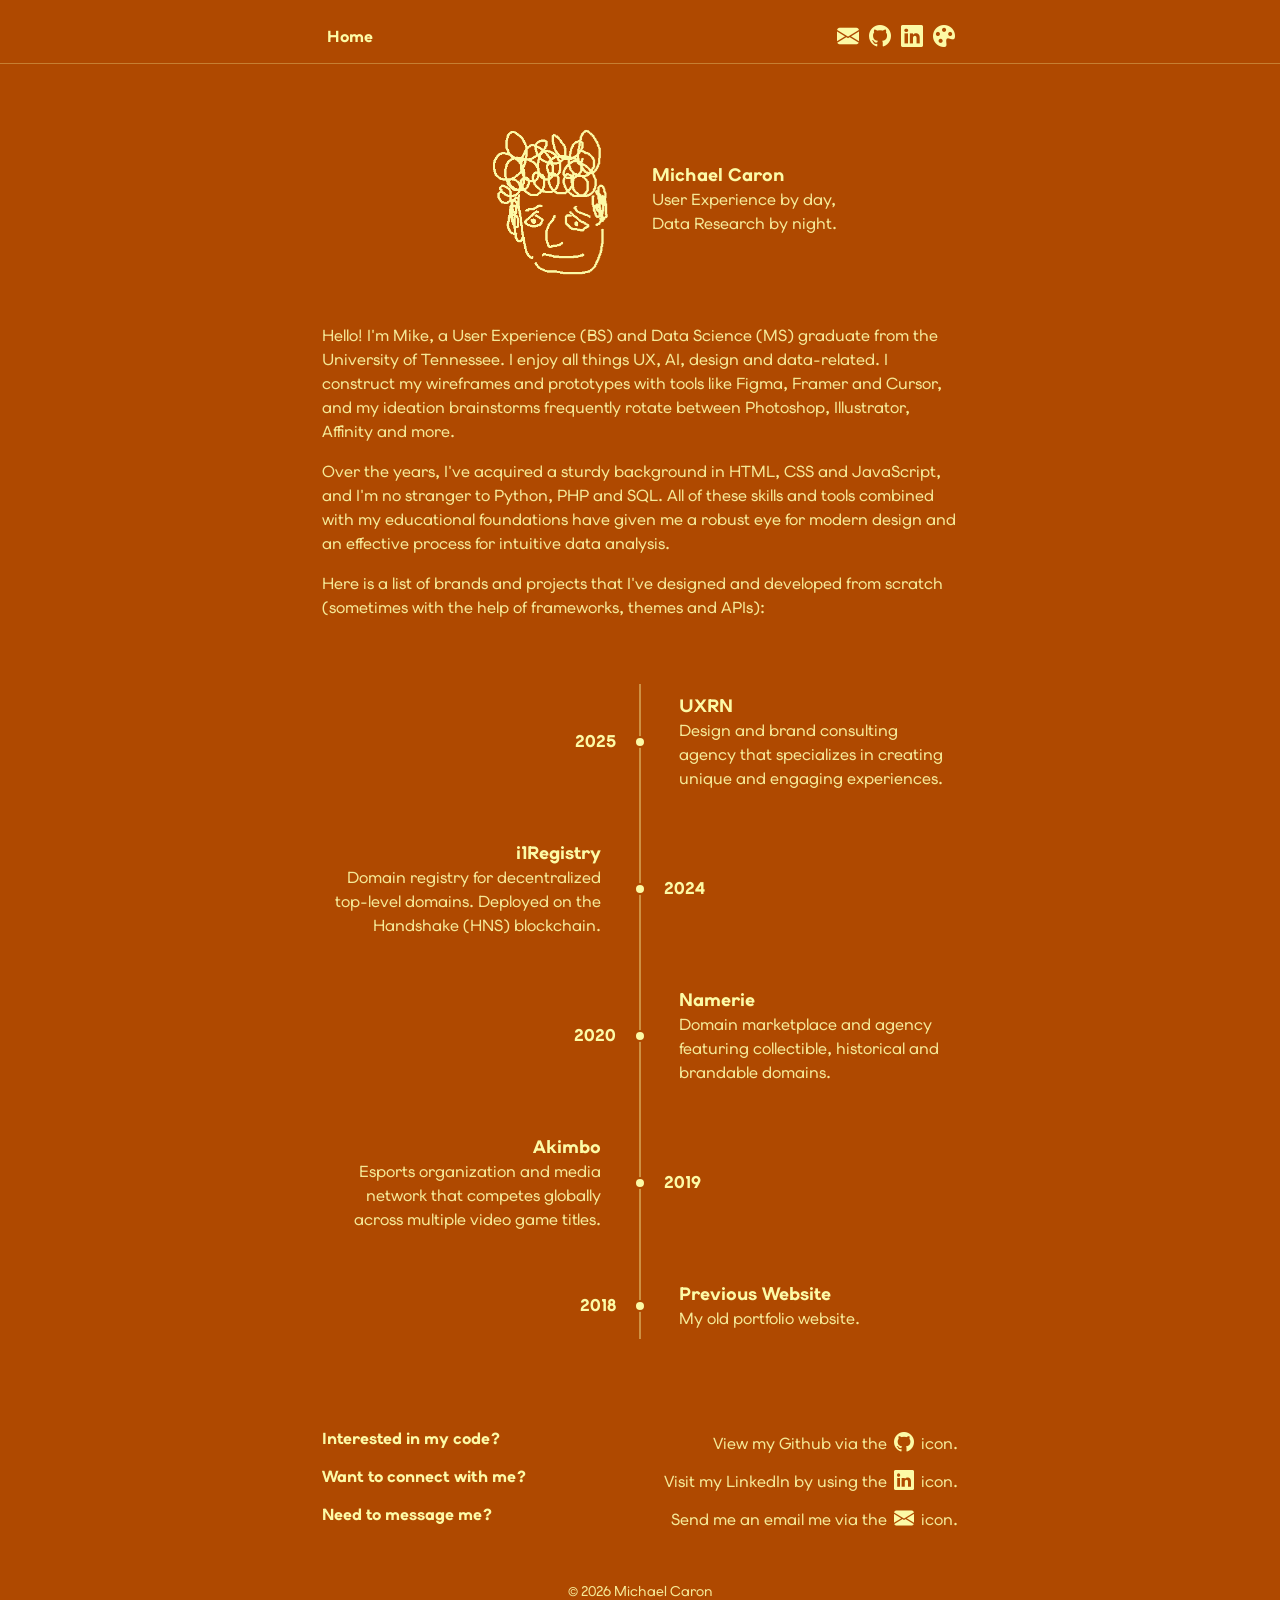
<file: index.html>
<!DOCTYPE html>
<html lang="en-US">
  <head>

    <!-- Google tag (gtag.js) -->
    <script async src="https://www.googletagmanager.com/gtag/js?id=G-JCK5EVRR2K"></script>
    <script>
      window.dataLayer = window.dataLayer || [];
      function gtag(){dataLayer.push(arguments);}
      gtag('js', new Date());

      gtag('config', 'G-JCK5EVRR2K');
    </script>
    
    <meta charset="utf-8">
    <meta name="viewport" content="width=device-width">
    <meta name="theme-color" content="#fffff0" media="(prefers-color-scheme: light)">
    <meta name="theme-color" content="#141414" media="(prefers-color-scheme: dark)">
    
    <title>Michael Caron - UX & Data</title>

    <link rel="apple-touch-icon" sizes="180x180" href="images/favicon/apple-touch-icon.png">
    <link rel="icon" type="image/png" sizes="32x32" href="images/favicon/favicon-32x32.png">
    <link rel="icon" type="image/png" sizes="16x16" href="images/favicon/favicon-16x16.png">
    <link rel="manifest" href="images/favicon/site.webmanifest">

    <link rel="stylesheet" href="css/bootstrap.min.css">
    <link rel="stylesheet" href="https://cdn.jsdelivr.net/npm/bootstrap-icons@1.13.1/font/bootstrap-icons.min.css">
    <link rel="stylesheet" href="css/style.css">

  </head>

  <body>

    <script>
      const storedTheme = localStorage.getItem('theme');
      const legacyThemes = { light: '2', dark: '6' };
      const defaultTheme = window.matchMedia('(prefers-color-scheme: dark)').matches ? '6' : '2';
      const theme = legacyThemes[storedTheme] || (storedTheme >= '1' && storedTheme <= '7' ? storedTheme : defaultTheme);
      document.documentElement.dataset.theme = theme;
    </script>

    <nav class="navbar-adds sticky-top">
      <div class="container">
        <div class="row justify-content-center">
          <div class="col-5 align-self-md-center">
            <ul class="navbar-nav me-auto">
              <li class="nav-item"><a href="https://michaelcaron.com"><span class="mode-link">Home</span></a></li>
            </ul>
          </div>
          <div class="col-5 text-end align-self-md-center">
            <ul class="nav2">
              <li><a href="mailto:me@michaelcaron.com"><i class="bi bi-envelope-fill mode-link"></i></a></li>
              <li><a href="https://github.com/uimc/" target="_blank"><i class="bi bi-github mode-link"></i></a></li>
              <li><a href="https://www.linkedin.com/in/michael-caron/" target="_blank"><i class="bi bi-linkedin mode-link"></i></a></li>
              <li><a href="#" id="theme-toggle" aria-label="Change theme"><i class="bi bi-palette-fill mode-link"></i></a></li>
            </ul>
          </div>
        </div>
      </div>
    </nav>

    <div class="container">
      <div class="row justify-content-center text-center text-md-start mt-5">
        <div class="col-10">
          <div class="float-md-end mb-2 pfp-wrap"><img src="images/me.png" id="pfp" alt="image of michael"></div>
        </div>
        <div class="col-10 my-auto">
          <p><span class="mode-bold img-title">Michael Caron</span><br><span class="timeline-desc">User Experience by day,</span><br><span class="timeline-desc">Data Research by night.</span></p>
        </div>
      </div>

      <div class="row justify-content-center mt-4">
        <div class="col-10">
          <p>Hello! I'm Mike, a User Experience (BS) and Data Science (MS) graduate from the University of Tennessee. 
            I enjoy all things UX, AI, design and data-related. I construct my wireframes and prototypes with tools like Figma, Framer and Cursor, and my ideation brainstorms frequently rotate between Photoshop, Illustrator, Affinity and more.</p>
          <p>Over the years, I've acquired a sturdy background in HTML, CSS and JavaScript, and I'm no stranger to Python, PHP and SQL. All of these skills and tools combined with my educational foundations have given me a robust eye for modern design and an effective process for intuitive data analysis.</p>
          <p>Here is a list of brands and projects that I've designed and developed from scratch (sometimes with the help of frameworks, themes and APIs):</p>
        </div>
      </div>
    </div>

    <div class="container">
      <div class="row justify-content-center mt-5">
        <div class="col-10">
          <div class="timeline">

            <div class="timeline-item right">
              <div class="timeline-year">2025</div>
              <div class="timeline-content">
                <p><a href="https://uxrn.com/?utm_source=michaelcaron.com" target="_blank"><span class="mode-link img-title">UXRN</span></a>
                  <br>
                  <span class="timeline-desc">Design and brand consulting agency that specializes in creating unique and engaging experiences.</span></p>
              </div>
            </div>

            <div class="timeline-item left">
              <div class="timeline-year">2024</div>
              <div class="timeline-content">
                <p><a href="https://i1r.org/?utm_source=michaelcaron.com" target="_blank"><span class="mode-link img-title">i1Registry</span></a>
                  <br>
                  <span class="timeline-desc">Domain registry for decentralized top-level domains. Deployed on the Handshake (HNS) blockchain.</span></p>
              </div>
            </div>

            <div class="timeline-item right">
              <div class="timeline-year">2020</div>
              <div class="timeline-content">
                <p><a href="https://namerie.com/?utm_source=michaelcaron.com" target="_blank"><span class="mode-link img-title">Namerie</span></a>
                  <br>
                  <span class="timeline-desc">Domain marketplace and agency featuring collectible, historical and brandable domains.</span></p>
              </div>
            </div>

            <div class="timeline-item left">
              <div class="timeline-year">2019</div>
              <div class="timeline-content">
                <p><a href="https://akimbo.gg/?utm_source=michaelcaron.com" target="_blank"><span class="mode-link img-title">Akimbo</span></a>
                  <br>
                  <span class="timeline-desc">Esports organization and media network that competes globally across multiple video game titles.</span></p>
              </div>
            </div>

            <div class="timeline-item right">
              <div class="timeline-year">2018</div>
              <div class="timeline-content">
                <p><a href="https://m-c.net/?utm_source=michaelcaron.com" target="_blank"><span class="mode-link img-title">Previous Website</span></a>
                  <br>
                  <span class="timeline-desc">My old portfolio website.</span></p>
              </div>
            </div>

          </div>
        </div>
      </div>
    </div>

    <div class="container">
      <div class="row justify-content-center mt-5">
        <div class="col-10">

          <div class="row justify-content-between pt-2">
            <div class="col-12 col-md-5">
              <span class="mode-bold">Interested in my code?</span> 
            </div>
            <div class="col-12 col-md-7 text-md-end">
              <span>View my Github via the <a href="https://github.com/uimc/" target="_blank"><span class="lower-icons"><i class="bi bi-github mode-link"></i></span></a> icon.</span>
            </div>
          </div>

          <div class="row justify-content-between pt-2">
            <div class="col-12 col-md-5">
              <span class="mode-bold">Want to connect with me?</span> 
            </div>
            <div class="col-12 col-md-7 text-md-end">
              <span>Visit my LinkedIn by using the <a href="https://www.linkedin.com/in/michael-caron/" target="_blank"><span class="lower-icons"><i class="bi bi-linkedin mode-link"></i></span></a> icon.</span>
            </div>
          </div>

          <div class="row justify-content-between pt-2">
            <div class="col-12 col-md-5">
              <span class="mode-bold">Need to message me?</span> 
            </div>
            <div class="col-12 col-md-7 text-md-end">
              <span>Send me an email me via the <a href="mailto:me@michaelcaron.com"><span class="lower-icons"><i class="bi bi-envelope-fill mode-link"></i></span></a> icon.</span>
            </div>
          </div>

        </div>
      </div>
    </div>

    <div class="container">
      <div class="row justify-content-center text-center my-5">
        <div class="col-10">
          <p id="footer" class="">&copy; <script>document.write(new Date().getFullYear())</script> Michael Caron</p>
        </div>
      </div>
    </div>

    <script src="js/bootstrap.bundle.min.js"></script>
    <script src="js/themes.js"></script>
  </body>
</html>
</file>
<file: css/style.css>
@font-face {
  font-family: "Elms Sans";
  src: url("../fonts/Elms_Sans/ElmsSans-VariableFont_wght.ttf") format("truetype");
  font-weight: 100 900;
  font-style: normal;
  font-display: swap;
}
@font-face {
  font-family: "Elms Sans";
  src: url("../fonts/Elms_Sans/ElmsSans-Italic-VariableFont_wght.ttf") format("truetype");
  font-weight: 100 900;
  font-style: italic;
  font-display: swap;
}
/*--------------- themes ---------------*/
:root {
  --text: #33333A;
  --text2: #33333A;
  --background: #f8f8f8;
}
:root[data-theme="1"] {
  color-scheme: dark;
  --background: #008082;
  --text: #ffea2a;
  --text2: #ffea2a;
}
:root[data-theme="2"] {
  color-scheme: dark;
  --background: #11111A;
  --text: #DDDDDD;
  --text2: #DDDDDD;
}
:root[data-theme="3"] {
  color-scheme: dark;
  --background: #af4900;
  --text: #FCFAA6;
  --text2: #FCFAA6;
}
:root[data-theme="4"] { /* root */
  color-scheme: light;
  --background: #f8f8f8;
  --text: #33333A;
  --text2: #33333A;
}
:root[data-theme="5"] {
  color-scheme: light;
  --background: #0044FF;
  --text: #FFFFFF;
  --text2: #FFFFFF;
}
:root[data-theme="6"] {
  color-scheme: dark;
  --background: #4E1D4C;
  --text: #E5AA70;
  --text2: #E5AA70;
}
:root[data-theme="7"] {
  color-scheme: dark;
  --background: #121a11;
  --text: #85ca6a;
  --text2: #85ca6a;
}
:root[data-theme="8"] {
  color-scheme: light;
  --background: #b2d5f5;
  --text: #2B303B;
  --text2: #2B303B;
}
body {
  font-family: "Elms Sans", sans-serif;
  font-size: 16px;
  background-color: var(--background);
  color: color-mix(in srgb, var(--text) 90%, transparent);
  word-spacing: -3px;
}
.mode-bold {
  font-weight: 800;
  color: var(--text2);
}
.mode-link {
  font-weight: 800;
  color: var(--text2);
  border: none;
  border-radius: 2px;
  padding-left: 3px;
  padding-right: 3px;
}
.mode-link:hover,
a:hover .mode-link {
  color: var(--background);
  background-color: var(--text2);
  outline: none;
}
.bi.mode-link {
  padding: 0 3px;
}
/*------------- end themes -------------*/
html {
  overflow-y: scroll;
  background-color: var(--background);
}
p, span {
  font-weight: 500;
}
a {
  text-decoration: none;
}
ul {
  padding: 0;
  margin-bottom: 0;
}
li {
  display: inline-block;
}
ul li { /* spacing for nav icons */
  margin-left: 2px;
}
.nav-item { /* spacing for nav items that are words */
  margin-right: 10px;
}
li i {
  font-size: 22px;
}
li span {
  font-size: 16px;
}
.navbar-adds .navbar-nav {
  display: inline-flex;
  flex-direction: row;
  align-items: center;
}
.bi {
  padding: 2px 4px 0 4px;
}
.navbar-adds { /* spacing and color design of navbar background */
  padding: 20px 0 10px 0;
  background-color: inherit;
  border-bottom: 1.25px solid color-mix(in srgb, var(--text2) 30%, transparent);
}
.nav2 {
  display: inline-flex;
  justify-content: center;
  align-items: center;
}
.nav2 li {
  margin-left: 4px;
}
.btn-connect {
  border-radius: 10px;
  border: none;
  padding: 6px 18px;
  font-size: 12px;
}
@media screen and (max-width: 767.98px) {
  .navbar-adds .row {
    align-items: center;
  }
  .navbar-adds .bi {
    padding: 0 3px;
  }
}
@media screen and (min-width: 768px) {
  body > .container,
  .navbar-adds .container {
    max-width: 1320px;
  }
  .navbar-adds .col-5 {
    flex: 0 0 330px;
    width: 330px;
    max-width: 330px;
  }
  body > .container .row > .col-10:not(:only-child) {
    flex: 0 0 330px;
    width: 330px;
    max-width: 330px;
  }
  body > .container .row > .col-10:only-child {
    flex: 0 0 660px;
    width: 660px;
    max-width: 660px;
  }
  body > .container .row > .col-9:only-child {
    flex: 0 0 550px;
    width: 550px;
    max-width: 550px;
  }
}
.lower-icons {
  font-size: 20px;
  margin: 0;
}
.sub-text {
  font-size: 12px;
  font-style: italic;
  font-weight: 700;
  color: var(--text2);
}
.img-title {
  font-size: 18px;
}
#footer {
  font-size: 14px;
  text-decoration: none;
  margin-bottom: 0;
}
.pfp-wrap {
  display: inline-block;
  width: 150px;
  height: 180px;
  overflow: hidden;
  border: none;
}
#pfp {
  width: 150px;
  height: 180px;
  object-fit: contain;
  filter: drop-shadow(0 -100vh 0 var(--text2));
  transform: translateY(100vh);
  border: none;
}
#pjp-sqr {
  max-width: 220px;
  border-style: solid;
  border-width: 2px;
  border-radius: 15px;
  border-color: var(--text2);
  /*filter: grayscale(100%);*/
}
#pjp-wide {
  max-width: 350px;
  border-style: solid;
  border-width: 2px;
  border-radius: 15px;
  border-color: var(--text2);
  /*filter: grayscale(100%);*/
}
@media screen and (max-width: 768px) {
  #pjp-wide {
    max-width: 90%;
  }
  #pjp-sqr {
    max-width: 50%;
  }
}
/*--------------- timeline ---------------*/
.timeline {
  position: relative;
  margin: 0 auto;
  max-width: 100%;
}
.timeline::before {
  content: "";
  position: absolute;
  left: 50%;
  top: 0;
  bottom: 0;
  width: 2px;
  background: color-mix(in srgb, var(--text2) 40%, transparent);
  transform: translateX(-50%);
  z-index: 0;
}
.timeline-item {
  position: relative;
  width: 50%;
  padding: 0.5rem 0;
  margin-bottom: 2rem;
  box-sizing: border-box;
}
.timeline-item.left {
  left: 0;
  text-align: right;
  padding-right: 2.25rem;
}
.timeline-item.right {
  left: 50%;
  text-align: left;
  padding-left: 2.25rem;
}
.timeline-item::before {
  content: "";
  position: absolute;
  top: 50%;
  transform: translateY(-50%);
  width: 12px;
  height: 12px;
  background-color: var(--text2);
  border-radius: 50%;
  border: 2px solid var(--background);
  z-index: 1;
}
/* Dots centered on the line */
.timeline-item.left::before {
  right: -6px;
}
.timeline-item.right::before {
  left: -6px;
}
.timeline-year {
  position: absolute;
  top: 50%;
  transform: translateY(-50%);
  font-weight: 800;
  color: var(--text2);
  font-size: 17px;
  white-space: nowrap;
}
.timeline-item.left .timeline-year {
  left: calc(100% + 1.5rem);
  text-align: left;
}
.timeline-item.right .timeline-year {
  right: calc(100% + 1.5rem);
  text-align: right;
}
.timeline-content p {
  margin-bottom: 0;
}
@media screen and (max-width: 767.98px) {
  .timeline::before {
    left: 24px;
    transform: none;
  }
  .timeline-item,
  .timeline-item.left,
  .timeline-item.right {
    width: 100%;
    left: 0;
    text-align: left;
    padding-left: 50px;
    padding-right: 0;
    margin-bottom: 1.5rem;
  }
  .timeline-item.left::before,
  .timeline-item.right::before {
    left: 18px;
    right: auto;
  }
  .timeline-item.left .timeline-year,
  .timeline-item.right .timeline-year {
    position: static;
    display: inline-block;
    margin-bottom: 0.25rem;
    text-align: left;
    font-size: 16px;
  }
}

.timeline-item.left .timeline-desc {
  display: inline-block;
  margin-right: 3px;
}
.timeline-item.right .timeline-desc {
  display: inline-block;
  margin-left: 3px;
}
/*------------- end timeline -------------*/
</file>
